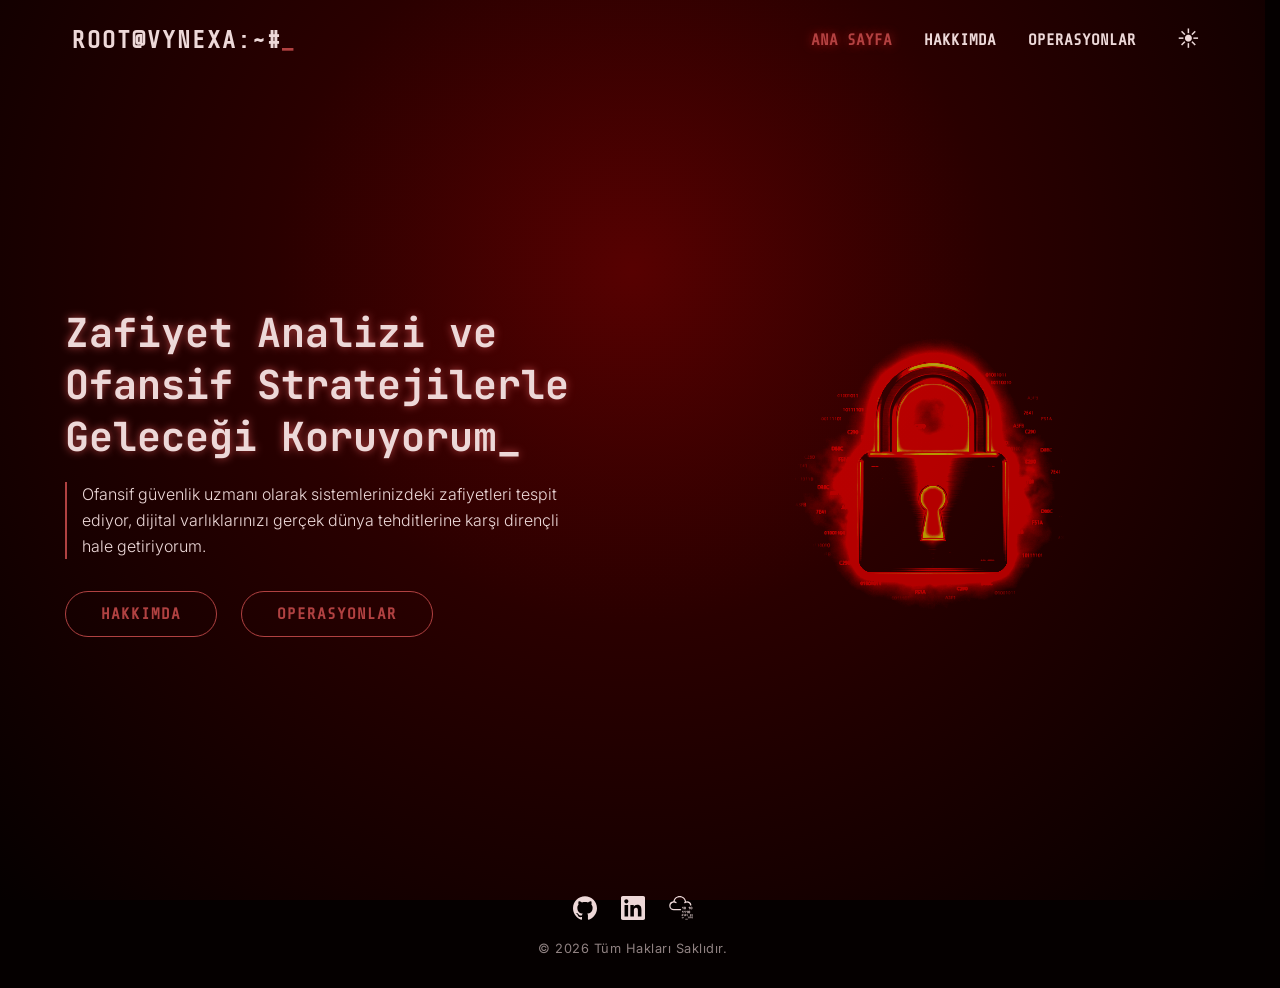
<file: project/index.html>
<!DOCTYPE html>
<html lang="tr">

<head>
    <meta charset="UTF-8">
    <meta name="viewport" content="width=device-width, initial-scale=1.0">
    <title>Ana Sayfa</title>
    <link rel="stylesheet" href="css/style.css">
</head>

<body>
    <header>
        <nav>
            <a href="index.html" class="logo">root@vynexa:~#<span>_</span></a>
            <button class="hamburger">
                <span></span>
                <span></span>
                <span></span>
            </button>
            <ul class="nav-links">
                <li><a href="index.html" class="active">ana sayfa</a></li>
                <li><a href="about.html">hakkımda</a></li>
                <li><a href="projects.html">operasyonlar</a></li>
                <li><button class="theme-toggle" id="themeToggle">☀</button></li>
            </ul>
        </nav>
    </header>

    <main>
        <section class="hero">
            <div class="hero-content">
                <h1>Zafiyet Analizi ve Ofansif Stratejilerle Geleceği Koruyorum_</h1>
                <p>Ofansif güvenlik uzmanı olarak sistemlerinizdeki zafiyetleri tespit
                    ediyor, dijital varlıklarınızı gerçek dünya
                    tehditlerine karşı dirençli <br>
                    hale getiriyorum.</p>
                <div class="hero-buttons">
                    <a href="about.html" class="btn btn-outline">hakkımda</a>
                    <a href="projects.html" class="btn">operasyonlar</a>
                </div>
            </div>
            <div class="hero-image">
                <img src="images/hero.png" alt="Red Team Görseli">
            </div>
        </section>
    </main>

    <footer>
        <div class="social-links">
            <a href="https://github.com/vyn3xa" target="_blank" rel="noopener noreferrer" title="GitHub"><svg role="img"
                    viewBox="0 0 24 24" xmlns="http://www.w3.org/2000/svg" width="24" height="24" fill="currentColor">
                    <path
                        d="M12 .297c-6.63 0-12 5.373-12 12 0 5.303 3.438 9.8 8.205 11.385.6.113.82-.258.82-.577 0-.285-.01-1.04-.015-2.04-3.338.724-4.042-1.61-4.042-1.61C4.422 18.07 3.633 17.7 3.633 17.7c-1.087-.744.084-.729.084-.729 1.205.084 1.838 1.236 1.838 1.236 1.07 1.835 2.809 1.305 3.495.998.108-.776.417-1.305.76-1.605-2.665-.3-5.466-1.332-5.466-5.93 0-1.31.465-2.38 1.235-3.22-.135-.303-.54-1.523.105-3.176 0 0 1.005-.322 3.3 1.23.96-.267 1.98-.399 3-.405 1.02.006 2.04.138 3 .405 2.28-1.552 3.285-1.23 3.285-1.23.645 1.653.24 2.873.12 3.176.765.84 1.23 1.91 1.23 3.22 0 4.61-2.805 5.625-5.475 5.92.42.36.81 1.096.81 2.22 0 1.606-.015 2.896-.015 3.286 0 .315.21.69.825.57C20.565 22.092 24 17.592 24 12.297c0-6.627-5.373-12-12-12" />
                </svg></a>
            <a href="https://www.linkedin.com/in/hazalcrbc/" target="_blank" rel="noopener noreferrer"
                title="LinkedIn"><svg role="img" viewBox="0 0 24 24" xmlns="http://www.w3.org/2000/svg" width="24"
                    height="24" fill="currentColor">
                    <path
                        d="M20.447 20.452h-3.554v-5.569c0-1.328-.027-3.037-1.852-3.037-1.853 0-2.136 1.445-2.136 2.939v5.667H9.351V9h3.414v1.561h.046c.477-.9 1.637-1.85 3.37-1.85 3.601 0 4.267 2.37 4.267 5.455v6.286zM5.337 7.433c-1.144 0-2.063-.926-2.063-2.065 0-1.138.92-2.063 2.063-2.063 1.14 0 2.064.925 2.064 2.063 0 1.139-.925 2.065-2.064 2.065zm1.782 13.019H3.555V9h3.564v11.452zM22.225 0H1.771C.792 0 0 .774 0 1.729v20.542C0 23.227.792 24 1.771 24h20.451C23.2 24 24 23.227 24 22.271V1.729C24 .774 23.2 0 22.222 0h.003z" />
                </svg></a>
            <a href="https://tryhackme.com/p/vynexa" target="_blank" rel="noopener noreferrer" title="TryHackMe"><svg
                    role="img" viewBox="0 0 24 24" xmlns="http://www.w3.org/2000/svg" width="24" height="24"
                    fill="currentColor">
                    <path
                        d="M10.705 0C7.54 0 4.902 2.285 4.349 5.291a4.525 4.525 0 0 0-4.107 4.5 4.525 4.525 0 0 0 4.52 4.52h6.761a.625.625 0 1 0 0-1.25H4.761a3.273 3.273 0 0 1-3.27-3.27A3.273 3.273 0 0 1 6.59 7.08a.625.625 0 0 0 .7-1.035 4.488 4.488 0 0 0-1.68-.69 5.223 5.223 0 0 1 5.096-4.104 5.221 5.221 0 0 1 5.174 4.57 4.489 4.489 0 0 0-.488.305.625.625 0 1 0 .731 1.013 3.245 3.245 0 0 1 1.912-.616 3.278 3.278 0 0 1 3.203 2.61.625.625 0 0 0 1.225-.251 4.533 4.533 0 0 0-4.428-3.61 4.54 4.54 0 0 0-.958.105C16.556 2.328 13.9 0 10.705 0zm5.192 10.64a.925.925 0 0 0-.462.108.913.913 0 0 0-.313.29 1.27 1.27 0 0 0-.175.427 2.39 2.39 0 0 0-.054.514c0 .181.018.353.054.517.036.164.095.307.175.43a.899.899 0 0 0 .313.297c.127.073.281.11.462.11.18 0 .334-.037.46-.11a.897.897 0 0 0 .309-.296c.08-.124.137-.267.173-.431.036-.164.054-.336.054-.517 0-.18-.018-.352-.054-.514a1.271 1.271 0 0 0-.173-.426.901.901 0 0 0-.309-.291.917.917 0 0 0-.46-.108zm6.486 0a.925.925 0 0 0-.462.108.913.913 0 0 0-.313.29 1.27 1.27 0 0 0-.175.427 2.39 2.39 0 0 0-.053.514c0 .181.017.353.053.517.036.164.095.307.175.43a.899.899 0 0 0 .313.297c.127.073.281.11.462.11.18 0 .334-.037.46-.11a.897.897 0 0 0 .31-.296c.078-.124.136-.267.172-.431.036-.164.054-.336.054-.517 0-.18-.018-.352-.054-.514a1.271 1.271 0 0 0-.173-.426.901.901 0 0 0-.308-.291.916.916 0 0 0-.461-.108zm-8.537.068l-.84.618.313.43.476-.368v1.877h.603v-2.557zm6.486 0l-.841.618.314.43.477-.368v1.877h.603v-2.557zm-4.435.445c.08 0 .143.028.193.084.05.057.087.127.114.21.026.083.044.173.054.269a2.541 2.541 0 0 1 0 .533c-.01.097-.028.187-.054.27a.584.584 0 0 1-.114.21.243.243 0 0 1-.193.085.248.248 0 0 1-.195-.086.584.584 0 0 1-.118-.209 1.245 1.245 0 0 1-.056-.27 2.645 2.645 0 0 1 0-.533c.01-.096.029-.186.056-.27a.583.583 0 0 1 .118-.209.25.25 0 0 1 .195-.084zm6.486 0c.08 0 .144.028.193.084.05.057.087.127.114.21.027.083.044.173.054.269a2.541 2.541 0 0 1 0 .533c-.01.097-.027.187-.054.27a.584.584 0 0 1-.114.21.243.243 0 0 1-.193.085.249.249 0 0 1-.195-.086.581.581 0 0 1-.117-.209 1.245 1.245 0 0 1-.056-.27 2.642 2.642 0 0 1 0-.533c.01-.096.028-.186.056-.27a.58.58 0 0 1 .117-.209.25.25 0 0 1 .195-.084zm-2.191 3.51a.93.93 0 0 0-.463.109.908.908 0 0 0-.312.291c-.08.122-.139.263-.175.426a2.383 2.383 0 0 0-.054.514c0 .18.018.353.054.516.036.164.094.308.175.432a.91.91 0 0 0 .312.296.92.92 0 0 0 .463.11c.18 0 .333-.037.46-.11a.892.892 0 0 0 .308-.296 1.32 1.32 0 0 0 .174-.432c.036-.163.054-.335.054-.516 0-.18-.018-.352-.054-.514a1.274 1.274 0 0 0-.174-.426.89.89 0 0 0-.309-.291.918.918 0 0 0-.46-.108zm-6.402.07l-.841.617.314.43.476-.369v1.878h.604v-2.557zm2.125 0l-.841.617.314.43.477-.369v1.878h.603v-2.557zm2.116 0l-.84.617.313.43.477-.369v1.878h.603v-2.557zm2.16.443c.08 0 .144.028.194.085a.605.605 0 0 1 .114.21c.026.083.044.172.053.269a2.639 2.639 0 0 1 0 .532 1.28 1.28 0 0 1-.053.27.585.585 0 0 1-.114.21.244.244 0 0 1-.193.085.25.25 0 0 1-.196-.085.589.589 0 0 1-.117-.21 1.245 1.245 0 0 1-.056-.27 2.597 2.597 0 0 1 0-.532c.01-.097.028-.186.056-.27a.589.589 0 0 1 .117-.209.249.249 0 0 1 .196-.085zm-6.729 3.073a.676.676 0 0 0-.335.078.661.661 0 0 0-.227.211.91.91 0 0 0-.127.31c-.027.118-.04.242-.04.373s.013.256.04.375a.93.93 0 0 0 .127.313.65.65 0 0 0 .227.215c.092.053.204.08.335.08a.655.655 0 0 0 .334-.08.65.65 0 0 0 .225-.215c.057-.09.1-.194.125-.313a1.75 1.75 0 0 0 .04-.375c0-.13-.014-.255-.04-.373a.931.931 0 0 0-.125-.31.658.658 0 0 0-.225-.21.667.667 0 0 0-.334-.08zm3.086 0a.675.675 0 0 0-.336.078.661.661 0 0 0-.226.211.907.907 0 0 0-.127.31 1.69 1.69 0 0 0-.04.373c0 .131.013.256.04.375a.928.928 0 0 0 .127.313c.058.09.134.162.226.215.093.053.205.08.336.08a.655.655 0 0 0 .334-.08.65.65 0 0 0 .224-.215c.058-.09.1-.194.126-.313a1.752 1.752 0 0 0 0-.748.94.94 0 0 0-.126-.31.657.657 0 0 0-.224-.21.667.667 0 0 0-.334-.08zm5.108 0a.675.675 0 0 0-.336.078.661.661 0 0 0-.226.211.91.91 0 0 0-.127.31c-.027.118-.04.242-.04.373s.013.256.04.375a.931.931 0 0 0 .127.313c.058.09.134.162.226.215.093.053.205.08.336.08.13 0 .243-.027.334-.08a.65.65 0 0 0 .224-.215c.058-.09.1-.194.126-.313a1.75 1.75 0 0 0 .04-.375c0-.13-.014-.255-.04-.373a.943.943 0 0 0-.126-.31.657.657 0 0 0-.224-.21.668.668 0 0 0-.334-.08zm-6.658.05l-.61.448.227.311.346-.266v1.362h.438v-1.856zm3.068 0l-.61.448.227.311.346-.266v1.362h.438v-1.856zm5.108 0l-.611.448.228.311.346-.266v1.362h.438v-1.856zm-9.712.322c.058 0 .105.02.14.062a.421.421 0 0 1 .083.151.96.96 0 0 1 .04.196 1.932 1.932 0 0 1 0 .386.954.954 0 0 1-.04.197.421.421 0 0 1-.083.152.176.176 0 0 1-.14.061.18.18 0 0 1-.141-.06.427.427 0 0 1-.085-.153.887.887 0 0 1-.041-.197 1.96 1.96 0 0 1 0-.386.893.893 0 0 1 .04-.196.42.42 0 0 1 .086-.151.181.181 0 0 1 .141-.062zm3.086 0c.058 0 .104.02.14.062a.421.421 0 0 1 .082.151.94.94 0 0 1 .04.196 1.906 1.906 0 0 1 0 .386.93.93 0 0 1-.04.197.421.421 0 0 1-.082.152.176.176 0 0 1-.14.061.18.18 0 0 1-.141-.06.42.42 0 0 1-.086-.153.846.846 0 0 1-.04-.197 1.965 1.965 0 0 1-.011-.195c0-.057.004-.121.01-.191a.849.849 0 0 1 .041-.196.42.42 0 0 1 .086-.151.182.182 0 0 1 .141-.062zm5.108 0c.058 0 .104.02.14.062a.421.421 0 0 1 .082.151.92.92 0 0 1 .04.196 1.963 1.963 0 0 1 0 .386.943.943 0 0 1-.04.197.421.421 0 0 1-.082.152.177.177 0 0 1-.14.061.18.18 0 0 1-.142-.06.437.437 0 0 1-.085-.153.95.95 0 0 1-.04-.197 1.965 1.965 0 0 1-.011-.195c0-.057.004-.121.01-.191a.959.959 0 0 1 .04-.196.47.47 0 0 1 .086-.151.181.181 0 0 1 .142-.062zm-1.684 1.814a.675.675 0 0 0-.336.079.66.66 0 0 0-.227.21.91.91 0 0 0-.127.31 1.731 1.731 0 0 0 0 .748.939.939 0 0 0 .127.314c.059.09.134.162.227.215.093.053.205.08.336.08a.66.66 0 0 0 .334-.08.648.648 0 0 0 .224-.215c.058-.09.1-.195.126-.314a1.737 1.737 0 0 0-.001-.747.928.928 0 0 0-.125-.31.65.65 0 0 0-.224-.211.668.668 0 0 0-.334-.079zm3.063 0a.676.676 0 0 0-.336.079.664.664 0 0 0-.227.21.906.906 0 0 0-.127.31 1.74 1.74 0 0 0 0 .748.936.936 0 0 0 .127.314.66.66 0 0 0 .227.215c.092.053.204.08.336.08a.654.654 0 0 0 .334-.08.648.648 0 0 0 .223-.215c.058-.09.1-.195.126-.314a1.74 1.74 0 0 0 0-.747.928.928 0 0 0-.126-.31.65.65 0 0 0-.223-.211.666.666 0 0 0-.334-.079zm-1.545.05l-.611.448.228.312.346-.267v1.363h.438v-1.856zm-1.518.323c.057 0 .104.02.14.061a.42.42 0 0 1 .082.152.91.91 0 0 1 .04.195 1.966 1.966 0 0 1 0 .387.951.951 0 0 1-.04.197.421.421 0 0 1-.082.152.177.177 0 0 1-.14.06.18.18 0 0 1-.142-.06.428.428 0 0 1-.085-.152.914.914 0 0 1-.04-.197 1.96 1.96 0 0 1-.011-.195c0-.058.003-.122.01-.192a.923.923 0 0 1 .041-.195c.02-.06.048-.11.085-.152a.181.181 0 0 1 .142-.061zm3.063 0c.057 0 .104.02.14.061a.42.42 0 0 1 .082.152.94.94 0 0 1 .04.195 1.91 1.91 0 0 1 0 .387.93.93 0 0 1-.04.197.422.422 0 0 1-.083.152.175.175 0 0 1-.14.06.18.18 0 0 1-.141-.06.423.423 0 0 1-.085-.152.907.907 0 0 1-.04-.197 1.95 1.95 0 0 1 0-.387.915.915 0 0 1 .04-.195c.02-.06.048-.11.085-.152a.182.182 0 0 1 .142-.061zm-9.713.185a.465.465 0 0 0-.232.055.456.456 0 0 0-.157.146.627.627 0 0 0-.089.215 1.168 1.168 0 0 0-.027.259c0 .09.009.177.027.26a.648.648 0 0 0 .089.216c.04.063.093.112.157.149a.459.459 0 0 0 .232.056c.09 0 .168-.02.231-.056a.45.45 0 0 0 .156-.149.67.67 0 0 0 .087-.217 1.218 1.218 0 0 0 0-.518.647.647 0 0 0-.087-.215.448.448 0 0 0-.156-.146.458.458 0 0 0-.23-.055zm1.052.035l-.423.31.158.217.24-.185v.944h.303v-1.286zm-1.052.224c.04 0 .073.014.097.042a.284.284 0 0 1 .057.105.69.69 0 0 1 .028.136c.004.049.007.092.007.133 0 .04-.003.086-.007.135a.684.684 0 0 1-.028.136.285.285 0 0 1-.057.105.123.123 0 0 1-.097.043.125.125 0 0 1-.098-.043.298.298 0 0 1-.059-.105.612.612 0 0 1-.028-.136 1.39 1.39 0 0 1 0-.268.62.62 0 0 1 .028-.136.297.297 0 0 1 .06-.105.125.125 0 0 1 .097-.042zm3.775 1.394a.463.463 0 0 0-.232.054.452.452 0 0 0-.157.146.621.621 0 0 0-.088.214 1.19 1.19 0 0 0 0 .519.641.641 0 0 0 .088.217.46.46 0 0 0 .157.15.458.458 0 0 0 .232.054.454.454 0 0 0 .232-.055.45.45 0 0 0 .155-.149.664.664 0 0 0 .087-.217 1.189 1.189 0 0 0 0-.519.642.642 0 0 0-.087-.214.446.446 0 0 0-.155-.146.459.459 0 0 0-.232-.054zm1.052.034l-.423.31.158.216.24-.185v.945h.303V22.68zm-1.052.223c.04 0 .073.014.098.043a.3.3 0 0 1 .057.105.643.643 0 0 1 .027.135 1.31 1.31 0 0 1 0 .268.654.654 0 0 1-.027.137.307.307 0 0 1-.057.105.124.124 0 0 1-.098.042.125.125 0 0 1-.098-.042.293.293 0 0 1-.059-.105.618.618 0 0 1-.028-.137 1.364 1.364 0 0 1 0-.268.612.612 0 0 1 .028-.135.287.287 0 0 1 .06-.105.123.123 0 0 1 .097-.043z" />
                </svg></a>
        </div>
        <h5>&copy; 2026 Tüm Hakları Saklıdır.</h5>
    </footer>

    <script src="js/script.js"></script>
</body>

</html>
</file>
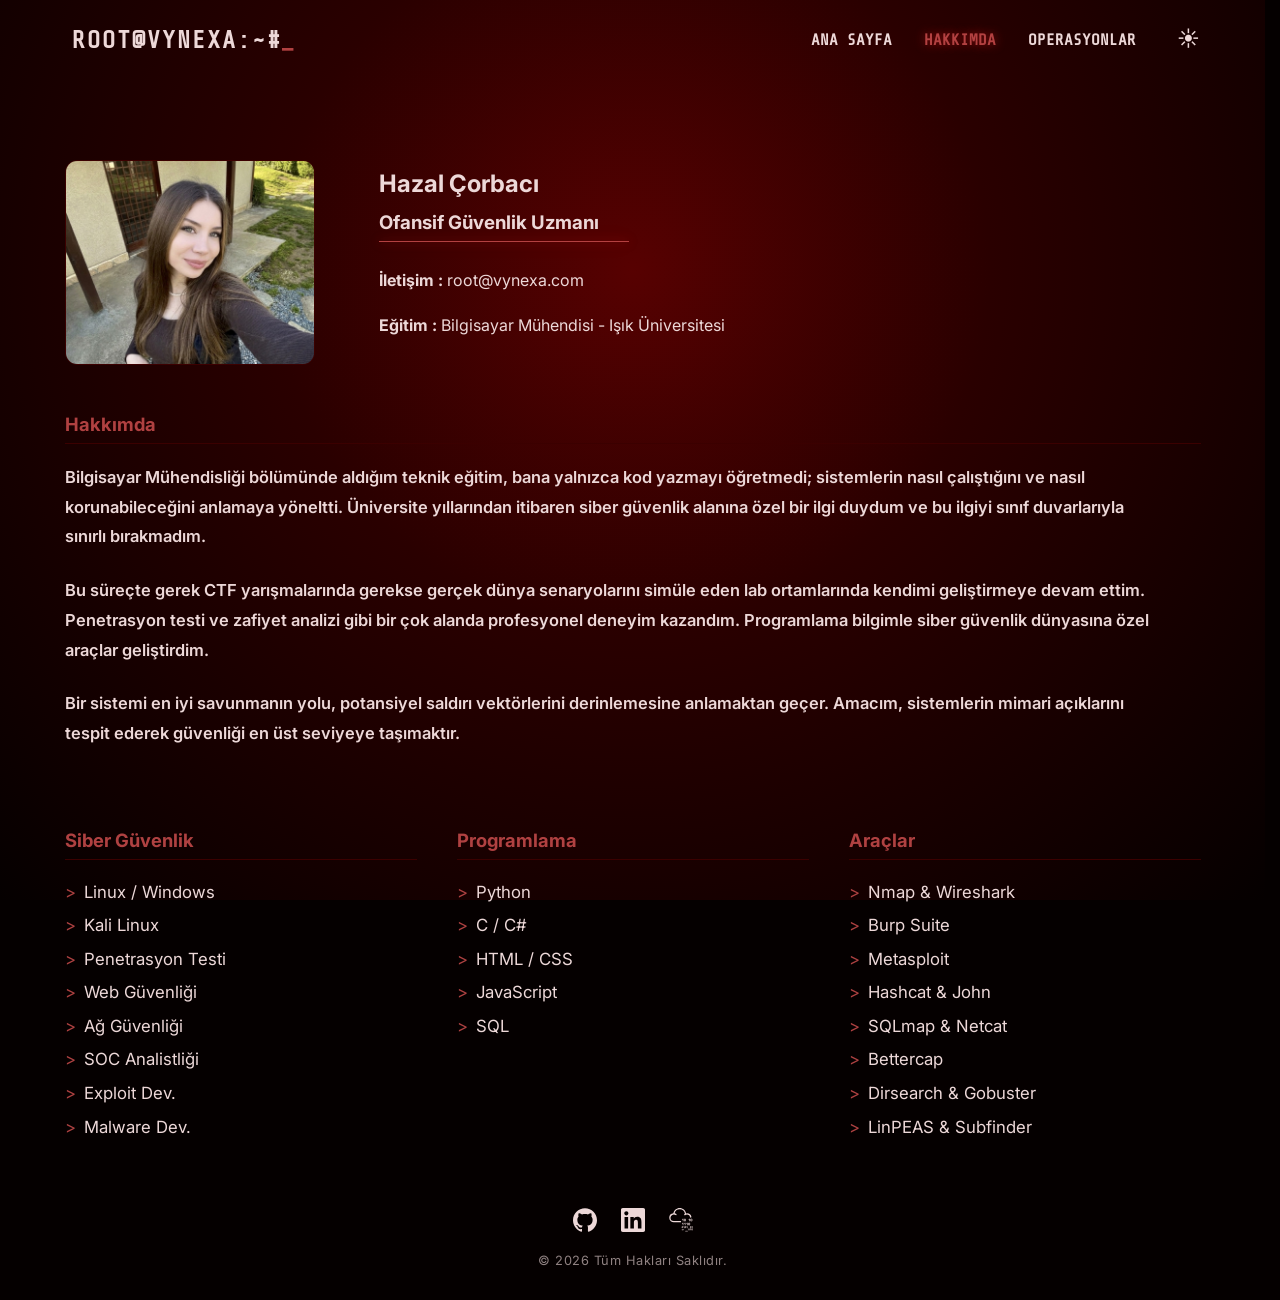
<file: project/about.html>
<!DOCTYPE html>
<html lang="tr">

<head>
    <meta charset="UTF-8">
    <meta name="viewport" content="width=device-width, initial-scale=1.0">
    <title>Hakkımda</title>
    <link rel="stylesheet" href="css/style.css">
</head>

<body>
    <header>
        <nav>
            <a href="index.html" class="logo">root@vynexa:~#<span>_</span></a>
            <button class="hamburger">
                <span></span>
                <span></span>
                <span></span>
            </button>
            <ul class="nav-links">
                <li><a href="index.html">ana sayfa</a></li>
                <li><a href="about.html" class="active">hakkımda</a></li>
                <li><a href="projects.html">operasyonlar</a></li>
                <li><button class="theme-toggle" id="themeToggle">☀</button></li>
            </ul>
        </nav>
    </header>

    <main id="about-main">

        <div class="about-top">
            <div class="about-img scroll-reveal" data-delay="0">
                <img src="images/profile.jpg" alt="Hazal Çorbacı Fotoğrafı">
            </div>

            <div class="about-text">
                <h2 class="scroll-reveal" data-delay="100" style="margin-bottom: 0.8rem;">Hazal Çorbacı</h2>
                <h3 class="profile-subtitle scroll-reveal" data-delay="150" style="margin-bottom: 1.5rem;">Ofansif
                    Güvenlik Uzmanı</h3>
                <p class="scroll-reveal" data-delay="200" style="margin-bottom: 1rem; line-height: 1.8;">
                    <strong>İletişim :</strong> root@vynexa.com
                </p>
                <p class="scroll-reveal" data-delay="250" style="margin-bottom: 1rem; line-height: 1.8;"><strong>Eğitim
                        :</strong> Bilgisayar Mühendisi - Işık Üniversitesi</p>
            </div>
        </div>

        <div class="about-bio">
            <h3 class="scroll-reveal" data-delay="0"
                style="color: var(--accent-color); margin-bottom: 1.2rem; border-bottom: 1px solid var(--border-color); padding-bottom: 0.5rem; font-size: 1.15rem;">
                Hakkımda</h3>
            <p class="scroll-reveal bio-text" data-delay="80">
                Bilgisayar Mühendisliği bölümünde aldığım teknik eğitim, bana yalnızca kod yazmayı
                öğretmedi; sistemlerin nasıl çalıştığını ve nasıl korunabileceğini anlamaya yöneltti. Üniversite
                yıllarından
                itibaren siber güvenlik alanına özel bir ilgi duydum ve bu ilgiyi sınıf duvarlarıyla <br>
                sınırlı bırakmadım.
            </p>
            <p class="scroll-reveal bio-text" data-delay="160">
                Bu süreçte gerek CTF yarışmalarında gerekse gerçek dünya senaryolarını simüle eden lab ortamlarında
                kendimi geliştirmeye devam
                ettim. Penetrasyon testi ve zafiyet analizi gibi bir çok alanda profesyonel deneyim kazandım.
                Programlama bilgimle siber güvenlik dünyasına özel araçlar geliştirdim.
            </p>
            <p class="scroll-reveal bio-text" data-delay="240">
                Bir sistemi en iyi savunmanın yolu, potansiyel saldırı vektörlerini derinlemesine anlamaktan geçer.
                Amacım, sistemlerin mimari açıklarını <br>
                tespit ederek güvenliği en üst seviyeye taşımaktır.
            </p>
        </div>

        <div class="skills">
            <div class="skill-category">
                <h3 class="scroll-reveal" data-delay="0"
                    style="margin-bottom: 1rem; color: var(--accent-color); border-bottom: 1px solid var(--border-color); padding-bottom: 0.5rem; font-size: 1.15rem;">
                    Siber Güvenlik</h3>
                <ul class="scroll-reveal" data-delay="80"
                    style="list-style: none; padding: 0; line-height: 2; color: var(--text-color); font-size: 1.05rem;">
                    <li><span style="color: var(--accent-color); margin-right: 8px;">></span>Linux / Windows</li>
                    <li><span style="color: var(--accent-color); margin-right: 8px;">></span>Kali Linux</li>
                    <li><span style="color: var(--accent-color); margin-right: 8px;">></span>Penetrasyon Testi</li>
                    <li><span style="color: var(--accent-color); margin-right: 8px;">></span>Web Güvenliği</li>
                    <li><span style="color: var(--accent-color); margin-right: 8px;">></span>Ağ Güvenliği</li>
                    <li><span style="color: var(--accent-color); margin-right: 8px;">></span>SOC Analistliği</li>
                    <li><span style="color: var(--accent-color); margin-right: 8px;">></span>Exploit Dev.</li>
                    <li><span style="color: var(--accent-color); margin-right: 8px;">></span>Malware Dev.</li>
                </ul>
            </div>

            <div class="skill-category">
                <h3 class="scroll-reveal" data-delay="100"
                    style="margin-bottom: 1rem; color: var(--accent-color); border-bottom: 1px solid var(--border-color); padding-bottom: 0.5rem; font-size: 1.15rem;">
                    Programlama</h3>
                <ul class="scroll-reveal" data-delay="180"
                    style="list-style: none; padding: 0; line-height: 2; color: var(--text-color); font-size: 1.05rem;">
                    <li><span style="color: var(--accent-color); margin-right: 8px;">></span>Python</li>
                    <li><span style="color: var(--accent-color); margin-right: 8px;">></span>C / C#</li>
                    <li><span style="color: var(--accent-color); margin-right: 8px;">></span>HTML / CSS</li>
                    <li><span style="color: var(--accent-color); margin-right: 8px;">></span>JavaScript</li>
                    <li><span style="color: var(--accent-color); margin-right: 8px;">></span>SQL</li>
                </ul>
            </div>

            <div class="skill-category">
                <h3 class="scroll-reveal" data-delay="200"
                    style="margin-bottom: 1rem; color: var(--accent-color); border-bottom: 1px solid var(--border-color); padding-bottom: 0.5rem; font-size: 1.15rem;">
                    Araçlar</h3>
                <ul class="scroll-reveal" data-delay="280"
                    style="list-style: none; padding: 0; line-height: 2; color: var(--text-color); font-size: 1.05rem;">
                    <li><span style="color: var(--accent-color); margin-right: 8px;">></span>Nmap &amp; Wireshark</li>
                    <li><span style="color: var(--accent-color); margin-right: 8px;">></span>Burp Suite</li>
                    <li><span style="color: var(--accent-color); margin-right: 8px;">></span>Metasploit</li>
                    <li><span style="color: var(--accent-color); margin-right: 8px;">></span>Hashcat &amp; John</li>
                    <li><span style="color: var(--accent-color); margin-right: 8px;">></span>SQLmap &amp; Netcat</li>
                    <li><span style="color: var(--accent-color); margin-right: 8px;">></span>Bettercap</li>
                    <li><span style="color: var(--accent-color); margin-right: 8px;">></span>Dirsearch &amp; Gobuster
                    </li>
                    <li><span style="color: var(--accent-color); margin-right: 8px;">></span>LinPEAS &amp; Subfinder
                    </li>
                </ul>
            </div>
        </div>
    </main>

    <footer>
        <div class="social-links">
            <a href="https://github.com/vyn3xa" target="_blank" rel="noopener noreferrer" title="GitHub"><svg role="img"
                    viewBox="0 0 24 24" xmlns="http://www.w3.org/2000/svg" width="24" height="24" fill="currentColor">
                    <path
                        d="M12 .297c-6.63 0-12 5.373-12 12 0 5.303 3.438 9.8 8.205 11.385.6.113.82-.258.82-.577 0-.285-.01-1.04-.015-2.04-3.338.724-4.042-1.61-4.042-1.61C4.422 18.07 3.633 17.7 3.633 17.7c-1.087-.744.084-.729.084-.729 1.205.084 1.838 1.236 1.838 1.236 1.07 1.835 2.809 1.305 3.495.998.108-.776.417-1.305.76-1.605-2.665-.3-5.466-1.332-5.466-5.93 0-1.31.465-2.38 1.235-3.22-.135-.303-.54-1.523.105-3.176 0 0 1.005-.322 3.3 1.23.96-.267 1.98-.399 3-.405 1.02.006 2.04.138 3 .405 2.28-1.552 3.285-1.23 3.285-1.23.645 1.653.24 2.873.12 3.176.765.84 1.23 1.91 1.23 3.22 0 4.61-2.805 5.625-5.475 5.92.42.36.81 1.096.81 2.22 0 1.606-.015 2.896-.015 3.286 0 .315.21.69.825.57C20.565 22.092 24 17.592 24 12.297c0-6.627-5.373-12-12-12" />
                </svg></a>
            <a href="https://www.linkedin.com/in/hazalcrbc/" target="_blank" rel="noopener noreferrer"
                title="LinkedIn"><svg role="img" viewBox="0 0 24 24" xmlns="http://www.w3.org/2000/svg" width="24"
                    height="24" fill="currentColor">
                    <path
                        d="M20.447 20.452h-3.554v-5.569c0-1.328-.027-3.037-1.852-3.037-1.853 0-2.136 1.445-2.136 2.939v5.667H9.351V9h3.414v1.561h.046c.477-.9 1.637-1.85 3.37-1.85 3.601 0 4.267 2.37 4.267 5.455v6.286zM5.337 7.433c-1.144 0-2.063-.926-2.063-2.065 0-1.138.92-2.063 2.063-2.063 1.14 0 2.064.925 2.064 2.063 0 1.139-.925 2.065-2.064 2.065zm1.782 13.019H3.555V9h3.564v11.452zM22.225 0H1.771C.792 0 0 .774 0 1.729v20.542C0 23.227.792 24 1.771 24h20.451C23.2 24 24 23.227 24 22.271V1.729C24 .774 23.2 0 22.222 0h.003z" />
                </svg></a>
            <a href="https://tryhackme.com/p/vynexa" target="_blank" rel="noopener noreferrer" title="TryHackMe"><svg
                    role="img" viewBox="0 0 24 24" xmlns="http://www.w3.org/2000/svg" width="24" height="24"
                    fill="currentColor">
                    <path
                        d="M10.705 0C7.54 0 4.902 2.285 4.349 5.291a4.525 4.525 0 0 0-4.107 4.5 4.525 4.525 0 0 0 4.52 4.52h6.761a.625.625 0 1 0 0-1.25H4.761a3.273 3.273 0 0 1-3.27-3.27A3.273 3.273 0 0 1 6.59 7.08a.625.625 0 0 0 .7-1.035 4.488 4.488 0 0 0-1.68-.69 5.223 5.223 0 0 1 5.096-4.104 5.221 5.221 0 0 1 5.174 4.57 4.489 4.489 0 0 0-.488.305.625.625 0 1 0 .731 1.013 3.245 3.245 0 0 1 1.912-.616 3.278 3.278 0 0 1 3.203 2.61.625.625 0 0 0 1.225-.251 4.533 4.533 0 0 0-4.428-3.61 4.54 4.54 0 0 0-.958.105C16.556 2.328 13.9 0 10.705 0zm5.192 10.64a.925.925 0 0 0-.462.108.913.913 0 0 0-.313.29 1.27 1.27 0 0 0-.175.427 2.39 2.39 0 0 0-.054.514c0 .181.018.353.054.517.036.164.095.307.175.43a.899.899 0 0 0 .313.297c.127.073.281.11.462.11.18 0 .334-.037.46-.11a.897.897 0 0 0 .309-.296c.08-.124.137-.267.173-.431.036-.164.054-.336.054-.517 0-.18-.018-.352-.054-.514a1.271 1.271 0 0 0-.173-.426.901.901 0 0 0-.309-.291.917.917 0 0 0-.46-.108zm6.486 0a.925.925 0 0 0-.462.108.913.913 0 0 0-.313.29 1.27 1.27 0 0 0-.175.427 2.39 2.39 0 0 0-.053.514c0 .181.017.353.053.517.036.164.095.307.175.43a.899.899 0 0 0 .313.297c.127.073.281.11.462.11.18 0 .334-.037.46-.11a.897.897 0 0 0 .31-.296c.078-.124.136-.267.172-.431.036-.164.054-.336.054-.517 0-.18-.018-.352-.054-.514a1.271 1.271 0 0 0-.173-.426.901.901 0 0 0-.308-.291.916.916 0 0 0-.461-.108zm-8.537.068l-.84.618.313.43.476-.368v1.877h.603v-2.557zm6.486 0l-.841.618.314.43.477-.368v1.877h.603v-2.557zm-4.435.445c.08 0 .143.028.193.084.05.057.087.127.114.21.026.083.044.173.054.269a2.541 2.541 0 0 1 0 .533c-.01.097-.028.187-.054.27a.584.584 0 0 1-.114.21.243.243 0 0 1-.193.085.248.248 0 0 1-.195-.086.584.584 0 0 1-.118-.209 1.245 1.245 0 0 1-.056-.27 2.645 2.645 0 0 1 0-.533c.01-.096.029-.186.056-.27a.583.583 0 0 1 .118-.209.25.25 0 0 1 .195-.084zm6.486 0c.08 0 .144.028.193.084.05.057.087.127.114.21.027.083.044.173.054.269a2.541 2.541 0 0 1 0 .533c-.01.097-.027.187-.054.27a.584.584 0 0 1-.114.21.243.243 0 0 1-.193.085.249.249 0 0 1-.195-.086.581.581 0 0 1-.117-.209 1.245 1.245 0 0 1-.056-.27 2.642 2.642 0 0 1 0-.533c.01-.096.028-.186.056-.27a.58.58 0 0 1 .117-.209.25.25 0 0 1 .195-.084zm-2.191 3.51a.93.93 0 0 0-.463.109.908.908 0 0 0-.312.291c-.08.122-.139.263-.175.426a2.383 2.383 0 0 0-.054.514c0 .18.018.353.054.516.036.164.094.308.175.432a.91.91 0 0 0 .312.296.92.92 0 0 0 .463.11c.18 0 .333-.037.46-.11a.892.892 0 0 0 .308-.296 1.32 1.32 0 0 0 .174-.432c.036-.163.054-.335.054-.516 0-.18-.018-.352-.054-.514a1.274 1.274 0 0 0-.174-.426.89.89 0 0 0-.309-.291.918.918 0 0 0-.46-.108zm-6.402.07l-.841.617.314.43.476-.369v1.878h.604v-2.557zm2.125 0l-.841.617.314.43.477-.369v1.878h.603v-2.557zm2.116 0l-.84.617.313.43.477-.369v1.878h.603v-2.557zm2.16.443c.08 0 .144.028.194.085a.605.605 0 0 1 .114.21c.026.083.044.172.053.269a2.639 2.639 0 0 1 0 .532 1.28 1.28 0 0 1-.053.27.585.585 0 0 1-.114.21.244.244 0 0 1-.193.085.25.25 0 0 1-.196-.085.589.589 0 0 1-.117-.21 1.245 1.245 0 0 1-.056-.27 2.597 2.597 0 0 1 0-.532c.01-.097.028-.186.056-.27a.589.589 0 0 1 .117-.209.249.249 0 0 1 .196-.085zm-6.729 3.073a.676.676 0 0 0-.335.078.661.661 0 0 0-.227.211.91.91 0 0 0-.127.31c-.027.118-.04.242-.04.373s.013.256.04.375a.93.93 0 0 0 .127.313.65.65 0 0 0 .227.215c.092.053.204.08.335.08a.655.655 0 0 0 .334-.08.65.65 0 0 0 .225-.215c.057-.09.1-.194.125-.313a1.75 1.75 0 0 0 .04-.375c0-.13-.014-.255-.04-.373a.931.931 0 0 0-.125-.31.658.658 0 0 0-.225-.21.667.667 0 0 0-.334-.08zm3.086 0a.675.675 0 0 0-.336.078.661.661 0 0 0-.226.211.907.907 0 0 0-.127.31 1.69 1.69 0 0 0-.04.373c0 .131.013.256.04.375a.928.928 0 0 0 .127.313c.058.09.134.162.226.215.093.053.205.08.336.08a.655.655 0 0 0 .334-.08.65.65 0 0 0 .224-.215c.058-.09.1-.194.126-.313a1.752 1.752 0 0 0 0-.748.94.94 0 0 0-.126-.31.657.657 0 0 0-.224-.21.667.667 0 0 0-.334-.08zm5.108 0a.675.675 0 0 0-.336.078.661.661 0 0 0-.226.211.91.91 0 0 0-.127.31c-.027.118-.04.242-.04.373s.013.256.04.375a.931.931 0 0 0 .127.313c.058.09.134.162.226.215.093.053.205.08.336.08.13 0 .243-.027.334-.08a.65.65 0 0 0 .224-.215c.058-.09.1-.194.126-.313a1.75 1.75 0 0 0 .04-.375c0-.13-.014-.255-.04-.373a.943.943 0 0 0-.126-.31.657.657 0 0 0-.224-.21.668.668 0 0 0-.334-.08zm-6.658.05l-.61.448.227.311.346-.266v1.362h.438v-1.856zm3.068 0l-.61.448.227.311.346-.266v1.362h.438v-1.856zm5.108 0l-.611.448.228.311.346-.266v1.362h.438v-1.856zm-9.712.322c.058 0 .105.02.14.062a.421.421 0 0 1 .083.151.96.96 0 0 1 .04.196 1.932 1.932 0 0 1 0 .386.954.954 0 0 1-.04.197.421.421 0 0 1-.083.152.176.176 0 0 1-.14.061.18.18 0 0 1-.141-.06.427.427 0 0 1-.085-.153.887.887 0 0 1-.041-.197 1.96 1.96 0 0 1 0-.386.893.893 0 0 1 .04-.196.42.42 0 0 1 .086-.151.181.181 0 0 1 .141-.062zm3.086 0c.058 0 .104.02.14.062a.421.421 0 0 1 .082.151.94.94 0 0 1 .04.196 1.906 1.906 0 0 1 0 .386.93.93 0 0 1-.04.197.421.421 0 0 1-.082.152.176.176 0 0 1-.14.061.18.18 0 0 1-.141-.06.42.42 0 0 1-.086-.153.846.846 0 0 1-.04-.197 1.965 1.965 0 0 1-.011-.195c0-.057.004-.121.01-.191a.849.849 0 0 1 .041-.196.42.42 0 0 1 .086-.151.182.182 0 0 1 .141-.062zm5.108 0c.058 0 .104.02.14.062a.421.421 0 0 1 .082.151.92.92 0 0 1 .04.196 1.963 1.963 0 0 1 0 .386.943.943 0 0 1-.04.197.421.421 0 0 1-.082.152.177.177 0 0 1-.14.061.18.18 0 0 1-.142-.06.437.437 0 0 1-.085-.153.95.95 0 0 1-.04-.197 1.965 1.965 0 0 1-.011-.195c0-.057.004-.121.01-.191a.959.959 0 0 1 .04-.196.47.47 0 0 1 .086-.151.181.181 0 0 1 .142-.062zm-1.684 1.814a.675.675 0 0 0-.336.079.66.66 0 0 0-.227.21.91.91 0 0 0-.127.31 1.731 1.731 0 0 0 0 .748.939.939 0 0 0 .127.314c.059.09.134.162.227.215.093.053.205.08.336.08a.66.66 0 0 0 .334-.08.648.648 0 0 0 .224-.215c.058-.09.1-.195.126-.314a1.737 1.737 0 0 0-.001-.747.928.928 0 0 0-.125-.31.65.65 0 0 0-.224-.211.668.668 0 0 0-.334-.079zm3.063 0a.676.676 0 0 0-.336.079.664.664 0 0 0-.227.21.906.906 0 0 0-.127.31 1.74 1.74 0 0 0 0 .748.936.936 0 0 0 .127.314.66.66 0 0 0 .227.215c.092.053.204.08.336.08a.654.654 0 0 0 .334-.08.648.648 0 0 0 .223-.215c.058-.09.1-.195.126-.314a1.74 1.74 0 0 0 0-.747.928.928 0 0 0-.126-.31.65.65 0 0 0-.223-.211.666.666 0 0 0-.334-.079zm-1.545.05l-.611.448.228.312.346-.267v1.363h.438v-1.856zm-1.518.323c.057 0 .104.02.14.061a.42.42 0 0 1 .082.152.91.91 0 0 1 .04.195 1.966 1.966 0 0 1 0 .387.951.951 0 0 1-.04.197.421.421 0 0 1-.082.152.177.177 0 0 1-.14.06.18.18 0 0 1-.142-.06.428.428 0 0 1-.085-.152.914.914 0 0 1-.04-.197 1.96 1.96 0 0 1-.011-.195c0-.058.003-.122.01-.192a.923.923 0 0 1 .041-.195c.02-.06.048-.11.085-.152a.181.181 0 0 1 .142-.061zm3.063 0c.057 0 .104.02.14.061a.42.42 0 0 1 .082.152.94.94 0 0 1 .04.195 1.91 1.91 0 0 1 0 .387.93.93 0 0 1-.04.197.422.422 0 0 1-.083.152.175.175 0 0 1-.14.06.18.18 0 0 1-.141-.06.423.423 0 0 1-.085-.152.907.907 0 0 1-.04-.197 1.95 1.95 0 0 1 0-.387.915.915 0 0 1 .04-.195c.02-.06.048-.11.085-.152a.182.182 0 0 1 .142-.061zm-9.713.185a.465.465 0 0 0-.232.055.456.456 0 0 0-.157.146.627.627 0 0 0-.089.215 1.168 1.168 0 0 0-.027.259c0 .09.009.177.027.26a.648.648 0 0 0 .089.216c.04.063.093.112.157.149a.459.459 0 0 0 .232.056c.09 0 .168-.02.231-.056a.45.45 0 0 0 .156-.149.67.67 0 0 0 .087-.217 1.218 1.218 0 0 0 0-.518.647.647 0 0 0-.087-.215.448.448 0 0 0-.156-.146.458.458 0 0 0-.23-.055zm1.052.035l-.423.31.158.217.24-.185v.944h.303v-1.286zm-1.052.224c.04 0 .073.014.097.042a.284.284 0 0 1 .057.105.69.69 0 0 1 .028.136c.004.049.007.092.007.133 0 .04-.003.086-.007.135a.684.684 0 0 1-.028.136.285.285 0 0 1-.057.105.123.123 0 0 1-.097.043.125.125 0 0 1-.098-.043.298.298 0 0 1-.059-.105.612.612 0 0 1-.028-.136 1.39 1.39 0 0 1 0-.268.62.62 0 0 1 .028-.136.297.297 0 0 1 .06-.105.125.125 0 0 1 .097-.042zm3.775 1.394a.463.463 0 0 0-.232.054.452.452 0 0 0-.157.146.621.621 0 0 0-.088.214 1.19 1.19 0 0 0 0 .519.641.641 0 0 0 .088.217.46.46 0 0 0 .157.15.458.458 0 0 0 .232.054.454.454 0 0 0 .232-.055.45.45 0 0 0 .155-.149.664.664 0 0 0 .087-.217 1.189 1.189 0 0 0 0-.519.642.642 0 0 0-.087-.214.446.446 0 0 0-.155-.146.459.459 0 0 0-.232-.054zm1.052.034l-.423.31.158.216.24-.185v.945h.303V22.68zm-1.052.223c.04 0 .073.014.098.043a.3.3 0 0 1 .057.105.643.643 0 0 1 .027.135 1.31 1.31 0 0 1 0 .268.654.654 0 0 1-.027.137.307.307 0 0 1-.057.105.124.124 0 0 1-.098.042.125.125 0 0 1-.098-.042.293.293 0 0 1-.059-.105.618.618 0 0 1-.028-.137 1.364 1.364 0 0 1 0-.268.612.612 0 0 1 .028-.135.287.287 0 0 1 .06-.105.123.123 0 0 1 .097-.043z" />
                </svg></a>

        </div>
        <h5>&copy; 2026 Tüm Hakları Saklıdır.</h5>
    </footer>

    <script src="js/script.js"></script>
</body>

</html>
</file>
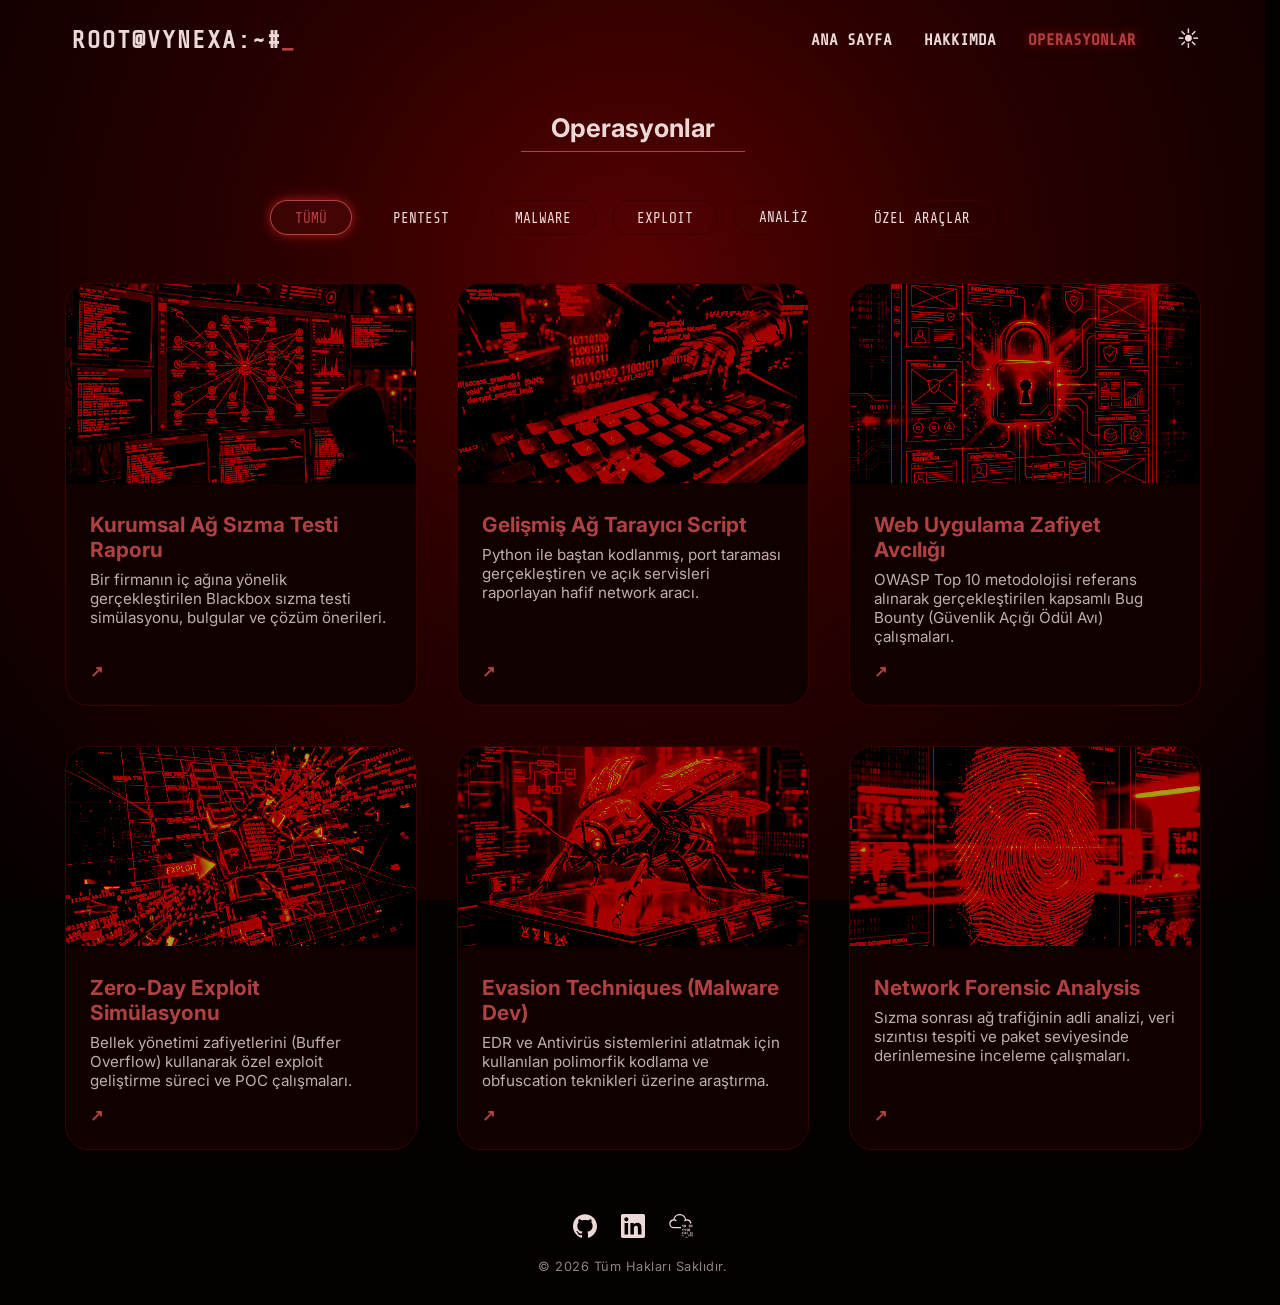
<file: project/projects.html>
<!DOCTYPE html>
<html lang="tr">

<head>
    <meta charset="UTF-8">
    <meta name="viewport" content="width=device-width, initial-scale=1.0">
    <title>Operasyonlar</title>
    <link rel="stylesheet" href="css/style.css">
</head>

<body>
    <header>
        <nav>
            <a href="index.html" class="logo">root@vynexa:~#<span>_</span></a>
            <button class="hamburger">
                <span></span>
                <span></span>
                <span></span>
            </button>
            <ul class="nav-links">
                <li><a href="index.html">ana sayfa</a></li>
                <li><a href="about.html">hakkımda</a></li>
                <li><a href="projects.html" class="active">operasyonlar</a></li>
                <li><button class="theme-toggle" id="themeToggle">☀</button></li>
            </ul>
        </nav>
    </header>

    <main>
        <h3 class="section-title scroll-reveal" data-delay="0">Operasyonlar</h3>

        <div class="filter-container scroll-reveal" data-delay="100">
            <button class="filter-btn active" data-filter="all">Tümü</button>
            <button class="filter-btn" data-filter="pentest">Pentest</button>
            <button class="filter-btn" data-filter="zararli">Malware</button>
            <button class="filter-btn" data-filter="exploit">Exploıt</button>
            <button class="filter-btn" data-filter="soc">Analiz</button>
            <button class="filter-btn" data-filter="script">Özel Araçlar</button>
        </div>

        <div class="projects-grid">
            <div class="project-card scroll-reveal" data-category="pentest" data-delay="200">
                <div class="project-img-wrapper">
                    <img src="images/pentest_thumb.png" alt="Kurumsal Ağ Sızma Testi">
                </div>
                <div class="project-info">
                    <h3>Kurumsal Ağ Sızma Testi Raporu</h3>
                    <p>Bir firmanın iç ağına yönelik gerçekleştirilen Blackbox sızma testi simülasyonu, bulgular ve
                        çözüm önerileri.</p>
                    <a href="#" class="project-link">↗</a>
                </div>
            </div>

            <div class="project-card scroll-reveal" data-category="script" data-delay="300">
                <div class="project-img-wrapper">
                    <img src="images/script_thumb.png" alt="Python Güvenlik Aracı">
                </div>
                <div class="project-info">
                    <h3>Gelişmiş Ağ Tarayıcı Script</h3>
                    <p>Python ile baştan kodlanmış, port taraması gerçekleştiren ve açık servisleri raporlayan hafif
                        network aracı.</p>
                    <a href="#" class="project-link">↗</a>
                </div>
            </div>

            <div class="project-card scroll-reveal" data-category="pentest" data-delay="350">
                <div class="project-img-wrapper">
                    <img src="images/websec_thumb.png" alt="Web Uygulama Güvenliği">
                </div>
                <div class="project-info">
                    <h3>Web Uygulama Zafiyet Avcılığı</h3>
                    <p>OWASP Top 10 metodolojisi referans alınarak gerçekleştirilen kapsamlı Bug Bounty (Güvenlik Açığı
                        Ödül Avı) çalışmaları.</p>
                    <a href="#" class="project-link">↗</a>
                </div>
            </div>

            <div class="project-card scroll-reveal" data-category="exploit" data-delay="400">
                <div class="project-img-wrapper">
                    <img src="images/exploit_thumb.png" alt="Zero-Day Exploit Development">
                </div>
                <div class="project-info">
                    <h3>Zero-Day Exploit Simülasyonu</h3>
                    <p>Bellek yönetimi zafiyetlerini (Buffer Overflow) kullanarak özel exploit geliştirme süreci ve POC
                        çalışmaları.</p>
                    <a href="#" class="project-link">↗</a>
                </div>
            </div>

            <div class="project-card scroll-reveal" data-category="zararli" data-delay="450">
                <div class="project-img-wrapper">
                    <img src="images/malware_thumb.png" alt="Malware Evasion">
                </div>
                <div class="project-info">
                    <h3>Evasion Techniques (Malware Dev)</h3>
                    <p>EDR ve Antivirüs sistemlerini atlatmak için kullanılan polimorfik kodlama ve obfuscation
                        teknikleri üzerine araştırma.</p>
                    <a href="#" class="project-link">↗</a>
                </div>
            </div>

            <div class="project-card scroll-reveal" data-category="soc" data-delay="550">
                <div class="project-img-wrapper">
                    <img src="images/forensics_thumb.png" alt="Network Forensics">
                </div>
                <div class="project-info">
                    <h3>Network Forensic Analysis</h3>
                    <p>Sızma sonrası ağ trafiğinin adli analizi, veri sızıntısı tespiti ve paket seviyesinde
                        derinlemesine inceleme çalışmaları.</p>
                    <a href="#" class="project-link">↗</a>
                </div>
            </div>
        </div>
    </main>

    <footer>
        <div class="social-links">
            <a href="https://github.com/vyn3xa" target="_blank" rel="noopener noreferrer" title="GitHub"><svg role="img"
                    viewBox="0 0 24 24" xmlns="http://www.w3.org/2000/svg" width="24" height="24" fill="currentColor">
                    <path
                        d="M12 .297c-6.63 0-12 5.373-12 12 0 5.303 3.438 9.8 8.205 11.385.6.113.82-.258.82-.577 0-.285-.01-1.04-.015-2.04-3.338.724-4.042-1.61-4.042-1.61C4.422 18.07 3.633 17.7 3.633 17.7c-1.087-.744.084-.729.084-.729 1.205.084 1.838 1.236 1.838 1.236 1.07 1.835 2.809 1.305 3.495.998.108-.776.417-1.305.76-1.605-2.665-.3-5.466-1.332-5.466-5.93 0-1.31.465-2.38 1.235-3.22-.135-.303-.54-1.523.105-3.176 0 0 1.005-.322 3.3 1.23.96-.267 1.98-.399 3-.405 1.02.006 2.04.138 3 .405 2.28-1.552 3.285-1.23 3.285-1.23.645 1.653.24 2.873.12 3.176.765.84 1.23 1.91 1.23 3.22 0 4.61-2.805 5.625-5.475 5.92.42.36.81 1.096.81 2.22 0 1.606-.015 2.896-.015 3.286 0 .315.21.69.825.57C20.565 22.092 24 17.592 24 12.297c0-6.627-5.373-12-12-12" />
                </svg></a>
            <a href="https://www.linkedin.com/in/hazalcrbc/" target="_blank" rel="noopener noreferrer"
                title="LinkedIn"><svg role="img" viewBox="0 0 24 24" xmlns="http://www.w3.org/2000/svg" width="24"
                    height="24" fill="currentColor">
                    <path
                        d="M20.447 20.452h-3.554v-5.569c0-1.328-.027-3.037-1.852-3.037-1.853 0-2.136 1.445-2.136 2.939v5.667H9.351V9h3.414v1.561h.046c.477-.9 1.637-1.85 3.37-1.85 3.601 0 4.267 2.37 4.267 5.455v6.286zM5.337 7.433c-1.144 0-2.063-.926-2.063-2.065 0-1.138.92-2.063 2.063-2.063 1.14 0 2.064.925 2.064 2.063 0 1.139-.925 2.065-2.064 2.065zm1.782 13.019H3.555V9h3.564v11.452zM22.225 0H1.771C.792 0 0 .774 0 1.729v20.542C0 23.227.792 24 1.771 24h20.451C23.2 24 24 23.227 24 22.271V1.729C24 .774 23.2 0 22.222 0h.003z" />
                </svg></a>
            <a href="https://tryhackme.com/p/vynexa" target="_blank" rel="noopener noreferrer" title="TryHackMe"><svg
                    role="img" viewBox="0 0 24 24" xmlns="http://www.w3.org/2000/svg" width="24" height="24"
                    fill="currentColor">
                    <path
                        d="M10.705 0C7.54 0 4.902 2.285 4.349 5.291a4.525 4.525 0 0 0-4.107 4.5 4.525 4.525 0 0 0 4.52 4.52h6.761a.625.625 0 1 0 0-1.25H4.761a3.273 3.273 0 0 1-3.27-3.27A3.273 3.273 0 0 1 6.59 7.08a.625.625 0 0 0 .7-1.035 4.488 4.488 0 0 0-1.68-.69 5.223 5.223 0 0 1 5.096-4.104 5.221 5.221 0 0 1 5.174 4.57 4.489 4.489 0 0 0-.488.305.625.625 0 1 0 .731 1.013 3.245 3.245 0 0 1 1.912-.616 3.278 3.278 0 0 1 3.203 2.61.625.625 0 0 0 1.225-.251 4.533 4.533 0 0 0-4.428-3.61 4.54 4.54 0 0 0-.958.105C16.556 2.328 13.9 0 10.705 0zm5.192 10.64a.925.925 0 0 0-.462.108.913.913 0 0 0-.313.29 1.27 1.27 0 0 0-.175.427 2.39 2.39 0 0 0-.054.514c0 .181.018.353.054.517.036.164.095.307.175.43a.899.899 0 0 0 .313.297c.127.073.281.11.462.11.18 0 .334-.037.46-.11a.897.897 0 0 0 .309-.296c.08-.124.137-.267.173-.431.036-.164.054-.336.054-.517 0-.18-.018-.352-.054-.514a1.271 1.271 0 0 0-.173-.426.901.901 0 0 0-.309-.291.917.917 0 0 0-.46-.108zm6.486 0a.925.925 0 0 0-.462.108.913.913 0 0 0-.313.29 1.27 1.27 0 0 0-.175.427 2.39 2.39 0 0 0-.053.514c0 .181.017.353.053.517.036.164.095.307.175.43a.899.899 0 0 0 .313.297c.127.073.281.11.462.11.18 0 .334-.037.46-.11a.897.897 0 0 0 .31-.296c.078-.124.136-.267.172-.431.036-.164.054-.336.054-.517 0-.18-.018-.352-.054-.514a1.271 1.271 0 0 0-.173-.426.901.901 0 0 0-.308-.291.916.916 0 0 0-.461-.108zm-8.537.068l-.84.618.313.43.476-.368v1.877h.603v-2.557zm6.486 0l-.841.618.314.43.477-.368v1.877h.603v-2.557zm-4.435.445c.08 0 .143.028.193.084.05.057.087.127.114.21.026.083.044.173.054.269a2.541 2.541 0 0 1 0 .533c-.01.097-.028.187-.054.27a.584.584 0 0 1-.114.21.243.243 0 0 1-.193.085.248.248 0 0 1-.195-.086.584.584 0 0 1-.118-.209 1.245 1.245 0 0 1-.056-.27 2.645 2.645 0 0 1 0-.533c.01-.096.029-.186.056-.27a.583.583 0 0 1 .118-.209.25.25 0 0 1 .195-.084zm6.486 0c.08 0 .144.028.193.084.05.057.087.127.114.21.027.083.044.173.054.269a2.541 2.541 0 0 1 0 .533c-.01.097-.027.187-.054.27a.584.584 0 0 1-.114.21.243.243 0 0 1-.193.085.249.249 0 0 1-.195-.086.581.581 0 0 1-.117-.209 1.245 1.245 0 0 1-.056-.27 2.642 2.642 0 0 1 0-.533c.01-.096.028-.186.056-.27a.58.58 0 0 1 .117-.209.25.25 0 0 1 .195-.084zm-2.191 3.51a.93.93 0 0 0-.463.109.908.908 0 0 0-.312.291c-.08.122-.139.263-.175.426a2.383 2.383 0 0 0-.054.514c0 .18.018.353.054.516.036.164.094.308.175.432a.91.91 0 0 0 .312.296.92.92 0 0 0 .463.11c.18 0 .333-.037.46-.11a.892.892 0 0 0 .308-.296 1.32 1.32 0 0 0 .174-.432c.036-.163.054-.335.054-.516 0-.18-.018-.352-.054-.514a1.274 1.274 0 0 0-.174-.426.89.89 0 0 0-.309-.291.918.918 0 0 0-.46-.108zm-6.402.07l-.841.617.314.43.476-.369v1.878h.604v-2.557zm2.125 0l-.841.617.314.43.477-.369v1.878h.603v-2.557zm2.116 0l-.84.617.313.43.477-.369v1.878h.603v-2.557zm2.16.443c.08 0 .144.028.194.085a.605.605 0 0 1 .114.21c.026.083.044.172.053.269a2.639 2.639 0 0 1 0 .532 1.28 1.28 0 0 1-.053.27.585.585 0 0 1-.114.21.244.244 0 0 1-.193.085.25.25 0 0 1-.196-.085.589.589 0 0 1-.117-.21 1.245 1.245 0 0 1-.056-.27 2.597 2.597 0 0 1 0-.532c.01-.097.028-.186.056-.27a.589.589 0 0 1 .117-.209.249.249 0 0 1 .196-.085zm-6.729 3.073a.676.676 0 0 0-.335.078.661.661 0 0 0-.227.211.91.91 0 0 0-.127.31c-.027.118-.04.242-.04.373s.013.256.04.375a.93.93 0 0 0 .127.313.65.65 0 0 0 .227.215c.092.053.204.08.335.08a.655.655 0 0 0 .334-.08.65.65 0 0 0 .225-.215c.057-.09.1-.194.125-.313a1.75 1.75 0 0 0 .04-.375c0-.13-.014-.255-.04-.373a.931.931 0 0 0-.125-.31.658.658 0 0 0-.225-.21.667.667 0 0 0-.334-.08zm3.086 0a.675.675 0 0 0-.336.078.661.661 0 0 0-.226.211.907.907 0 0 0-.127.31 1.69 1.69 0 0 0-.04.373c0 .131.013.256.04.375a.928.928 0 0 0 .127.313c.058.09.134.162.226.215.093.053.205.08.336.08a.655.655 0 0 0 .334-.08.65.65 0 0 0 .224-.215c.058-.09.1-.194.126-.313a1.752 1.752 0 0 0 0-.748.94.94 0 0 0-.126-.31.657.657 0 0 0-.224-.21.667.667 0 0 0-.334-.08zm5.108 0a.675.675 0 0 0-.336.078.661.661 0 0 0-.226.211.91.91 0 0 0-.127.31c-.027.118-.04.242-.04.373s.013.256.04.375a.931.931 0 0 0 .127.313c.058.09.134.162.226.215.093.053.205.08.336.08.13 0 .243-.027.334-.08a.65.65 0 0 0 .224-.215c.058-.09.1-.194.126-.313a1.75 1.75 0 0 0 .04-.375c0-.13-.014-.255-.04-.373a.943.943 0 0 0-.126-.31.657.657 0 0 0-.224-.21.668.668 0 0 0-.334-.08zm-6.658.05l-.61.448.227.311.346-.266v1.362h.438v-1.856zm3.068 0l-.61.448.227.311.346-.266v1.362h.438v-1.856zm5.108 0l-.611.448.228.311.346-.266v1.362h.438v-1.856zm-9.712.322c.058 0 .105.02.14.062a.421.421 0 0 1 .083.151.96.96 0 0 1 .04.196 1.932 1.932 0 0 1 0 .386.954.954 0 0 1-.04.197.421.421 0 0 1-.083.152.176.176 0 0 1-.14.061.18.18 0 0 1-.141-.06.427.427 0 0 1-.085-.153.887.887 0 0 1-.041-.197 1.96 1.96 0 0 1 0-.386.893.893 0 0 1 .04-.196.42.42 0 0 1 .086-.151.181.181 0 0 1 .141-.062zm3.086 0c.058 0 .104.02.14.062a.421.421 0 0 1 .082.151.94.94 0 0 1 .04.196 1.906 1.906 0 0 1 0 .386.93.93 0 0 1-.04.197.421.421 0 0 1-.082.152.176.176 0 0 1-.14.061.18.18 0 0 1-.141-.06.42.42 0 0 1-.086-.153.846.846 0 0 1-.04-.197 1.965 1.965 0 0 1-.011-.195c0-.057.004-.121.01-.191a.849.849 0 0 1 .041-.196.42.42 0 0 1 .086-.151.182.182 0 0 1 .141-.062zm5.108 0c.058 0 .104.02.14.062a.421.421 0 0 1 .082.151.92.92 0 0 1 .04.196 1.963 1.963 0 0 1 0 .386.943.943 0 0 1-.04.197.421.421 0 0 1-.082.152.177.177 0 0 1-.14.061.18.18 0 0 1-.142-.06.437.437 0 0 1-.085-.153.95.95 0 0 1-.04-.197 1.965 1.965 0 0 1-.011-.195c0-.057.004-.121.01-.191a.959.959 0 0 1 .04-.196.47.47 0 0 1 .086-.151.181.181 0 0 1 .142-.062zm-1.684 1.814a.675.675 0 0 0-.336.079.66.66 0 0 0-.227.21.91.91 0 0 0-.127.31 1.731 1.731 0 0 0 0 .748.939.939 0 0 0 .127.314c.059.09.134.162.227.215.093.053.205.08.336.08a.66.66 0 0 0 .334-.08.648.648 0 0 0 .224-.215c.058-.09.1-.195.126-.314a1.737 1.737 0 0 0-.001-.747.928.928 0 0 0-.125-.31.65.65 0 0 0-.224-.211.668.668 0 0 0-.334-.079zm3.063 0a.676.676 0 0 0-.336.079.664.664 0 0 0-.227.21.906.906 0 0 0-.127.31 1.74 1.74 0 0 0 0 .748.936.936 0 0 0 .127.314.66.66 0 0 0 .227.215c.092.053.204.08.336.08a.654.654 0 0 0 .334-.08.648.648 0 0 0 .223-.215c.058-.09.1-.195.126-.314a1.74 1.74 0 0 0 0-.747.928.928 0 0 0-.126-.31.65.65 0 0 0-.223-.211.666.666 0 0 0-.334-.079zm-1.545.05l-.611.448.228.312.346-.267v1.363h.438v-1.856zm-1.518.323c.057 0 .104.02.14.061a.42.42 0 0 1 .082.152.91.91 0 0 1 .04.195 1.966 1.966 0 0 1 0 .387.951.951 0 0 1-.04.197.421.421 0 0 1-.082.152.177.177 0 0 1-.14.06.18.18 0 0 1-.142-.06.428.428 0 0 1-.085-.152.914.914 0 0 1-.04-.197 1.96 1.96 0 0 1-.011-.195c0-.058.003-.122.01-.192a.923.923 0 0 1 .041-.195c.02-.06.048-.11.085-.152a.181.181 0 0 1 .142-.061zm3.063 0c.057 0 .104.02.14.061a.42.42 0 0 1 .082.152.94.94 0 0 1 .04.195 1.91 1.91 0 0 1 0 .387.93.93 0 0 1-.04.197.422.422 0 0 1-.083.152.175.175 0 0 1-.14.06.18.18 0 0 1-.141-.06.423.423 0 0 1-.085-.152.907.907 0 0 1-.04-.197 1.95 1.95 0 0 1 0-.387.915.915 0 0 1 .04-.195c.02-.06.048-.11.085-.152a.182.182 0 0 1 .142-.061zm-9.713.185a.465.465 0 0 0-.232.055.456.456 0 0 0-.157.146.627.627 0 0 0-.089.215 1.168 1.168 0 0 0-.027.259c0 .09.009.177.027.26a.648.648 0 0 0 .089.216c.04.063.093.112.157.149a.459.459 0 0 0 .232.056c.09 0 .168-.02.231-.056a.45.45 0 0 0 .156-.149.67.67 0 0 0 .087-.217 1.218 1.218 0 0 0 0-.518.647.647 0 0 0-.087-.215.448.448 0 0 0-.156-.146.458.458 0 0 0-.23-.055zm1.052.035l-.423.31.158.217.24-.185v.944h.303v-1.286zm-1.052.224c.04 0 .073.014.097.042a.284.284 0 0 1 .057.105.69.69 0 0 1 .028.136c.004.049.007.092.007.133 0 .04-.003.086-.007.135a.684.684 0 0 1-.028.136.285.285 0 0 1-.057.105.123.123 0 0 1-.097.043.125.125 0 0 1-.098-.043.298.298 0 0 1-.059-.105.612.612 0 0 1-.028-.136 1.39 1.39 0 0 1 0-.268.62.62 0 0 1 .028-.136.297.297 0 0 1 .06-.105.125.125 0 0 1 .097-.042zm3.775 1.394a.463.463 0 0 0-.232.054.452.452 0 0 0-.157.146.621.621 0 0 0-.088.214 1.19 1.19 0 0 0 0 .519.641.641 0 0 0 .088.217.46.46 0 0 0 .157.15.458.458 0 0 0 .232.054.454.454 0 0 0 .232-.055.45.45 0 0 0 .155-.149.664.664 0 0 0 .087-.217 1.189 1.189 0 0 0 0-.519.642.642 0 0 0-.087-.214.446.446 0 0 0-.155-.146.459.459 0 0 0-.232-.054zm1.052.034l-.423.31.158.216.24-.185v.945h.303V22.68zm-1.052.223c.04 0 .073.014.098.043a.3.3 0 0 1 .057.105.643.643 0 0 1 .027.135 1.31 1.31 0 0 1 0 .268.654.654 0 0 1-.027.137.307.307 0 0 1-.057.105.124.124 0 0 1-.098.042.125.125 0 0 1-.098-.042.293.293 0 0 1-.059-.105.618.618 0 0 1-.028-.137 1.364 1.364 0 0 1 0-.268.612.612 0 0 1 .028-.135.287.287 0 0 1 .06-.105.123.123 0 0 1 .097-.043z" />
                </svg></a>
        </div>
        <h5>&copy; 2026 Tüm Hakları Saklıdır.</h5>
    </footer>

    <script src="js/script.js"></script>
</body>

</html>
</file>
<file: project/css/style.css>
@import url('https://fonts.googleapis.com/css2?family=JetBrains+Mono:wght@400;500;700&family=Share+Tech+Mono&family=Inter:wght@300;400;600;700&display=swap');

html {
  scrollbar-gutter: stable;
  background-color: #050000;
}

:root {
  --bg-color: #050000;
  --bg-grad: radial-gradient(ellipse at 50% 30%, #570101 0%, #2a0000 40%, #050000 100%);
  --text-color: #edd8d8;
  --accent-color: #be4747ea;
  --card-bg: #110000;
  --border-color: #3b0000;
  --nav-bg: rgba(10, 0, 0, 0.9);
  --header-bg-start: rgba(5, 0, 0, 0.4);
  --header-bg-end: rgba(5, 0, 0, 0.1);
  --transition: all 0.3s ease;
  --glow: 0 0 10px rgba(220, 38, 38, 0.5), 0 0 20px rgba(220, 38, 38, 0.3);
  --project-shadow: 0 12px 40px rgba(92, 64, 51, 0.6);
  --img-filter: grayscale(1) sepia(1) hue-rotate(315deg) saturate(10) brightness(0.6) contrast(1.5);
  --img-filter-hover: grayscale(1) sepia(1) hue-rotate(315deg) saturate(15) brightness(0.8) contrast(1.8);
}

body.light-mode {
  --bg-color: #e2e8f0;
  --bg-grad: radial-gradient(circle at 80% 20%, rgba(239, 227, 227, 0.08) 0%, transparent 50%),
    radial-gradient(circle at 20% 80%, rgba(247, 247, 247, 0.08) 0%, transparent 50%),
    radial-gradient(ellipse at 50% 30%, #fcfcfc 0%, #c4a4a4 100%);
  --text-color: #563a3a;
  --accent-color: #8c6868;
  --card-bg: lab(94.93% 3.7 1.31);
  --border-color: #94a3b8;
  --nav-bg: rgba(226, 232, 240, 0.82);
  --header-bg-start: rgba(226, 232, 240, 0.4);
  --header-bg-end: rgba(226, 232, 240, 0.1);
  --glow: 0 0 8px rgba(120, 89, 89, 0.167);
  --project-shadow: 0 12px 40px rgba(139, 115, 85, 0.3);
  --img-filter: sepia(0.8) hue-rotate(-15deg) contrast(1.2) brightness(0.95);
  --img-filter-hover: sepia(0.4) hue-rotate(-15deg) contrast(1.5) brightness(1.1);
}

* {
  margin: 0;
  padding: 0;
  box-sizing: border-box;
  font-family: 'Inter', sans-serif;
}

body {
  background: var(--bg-grad);
  background-attachment: fixed;
  color: var(--text-color);
  min-height: 100vh;
  display: flex;
  flex-direction: column;
  transition: background-color 0.3s ease, color 0.3s ease, opacity 0.3s ease;
  overflow-x: hidden;
  overflow-y: scroll;
  animation: fadeInPage 0.4s ease forwards;
}

@keyframes fadeInPage {
  0% {
    opacity: 0;
  }

  100% {
    opacity: 1;
  }
}

h1,
h2,
h3,
.logo,
.tags .tag,
.filter-btn {
  font-family: 'Share Tech Mono', monospace;
}

#about-main .about-text *,
#about-main .skills * {
  font-family: 'Inter', sans-serif !important;
}

.star-trail {
  position: fixed;
  width: 10px;
  height: 10px;
  background-color: var(--accent-color);
  border-radius: 50%;
  pointer-events: none;
  transform: translate(-50%, -50%);
  z-index: 9998;
  filter: blur(1px);
  box-shadow: 0 0 10px var(--accent-color), 0 0 20px var(--accent-color);
  animation: fallStar 0.6s cubic-bezier(0.25, 1, 0.5, 1) forwards;
}

@keyframes fallStar {
  0% {
    opacity: 0.8;
    transform: translate(-50%, -50%) scale(1);
  }

  100% {
    opacity: 0;
    transform: translate(-50%, 15px) scale(0);
  }
}

header {
  position: fixed;
  top: 0;
  width: 100%;
  background: transparent;
  z-index: 1000;
  padding: 1.2rem 0;
  transition: all 0.4s cubic-bezier(0.4, 0, 0.2, 1);
}

header.scrolled {
  background: linear-gradient(to bottom,
      var(--header-bg-start) 20%,
      var(--header-bg-end) 80%,
      transparent 100%);
  backdrop-filter: blur(6px);
  -webkit-mask-image: linear-gradient(to bottom, black 80%, transparent 100%);
  mask-image: linear-gradient(to bottom, black 80%, transparent 100%);
  padding: 0.8rem 0;
}

nav {
  max-width: 1200px;
  margin: 0 auto;
  display: flex;
  justify-content: space-between;
  align-items: center;
  padding: 0 2rem;
}

.logo {
  font-size: 1.5rem;
  font-weight: 700;
  color: var(--text-color);
  text-decoration: none;
  text-transform: uppercase;
  letter-spacing: 2px;
}

.logo span {
  color: var(--accent-color);
  animation: blink 1s step-end infinite;
}

@keyframes blink {
  50% {
    opacity: 0;
  }
}

.nav-links {
  display: flex;
  list-style: none;
  gap: 2rem;
  align-items: center;
}

.nav-links a {
  text-decoration: none;
  color: var(--text-color);
  font-weight: 600;
  transition: var(--transition);
  font-family: 'Share Tech Mono', monospace;
  text-transform: uppercase;
}

.nav-links a:hover,
.nav-links a.active {
  color: var(--accent-color);
  text-shadow: var(--glow);
}

.theme-toggle {
  background: none;
  border: 1px solid transparent;
  color: var(--text-color);
  font-size: 1.35rem;
  outline: none;
  cursor: pointer;
  transition: var(--transition);
  padding: 4px;
  border-radius: 50%;
  width: 40px;
  height: 40px;
  display: flex;
  align-items: center;
  justify-content: center;
  line-height: 1;
}

body.light-mode .theme-toggle {
  border-color: var(--border-color);
  background: rgba(255, 255, 255, 0.4);
  box-shadow: 0 4px 12px rgba(0, 0, 0, 0.08);
}

.theme-toggle:hover {
  color: var(--accent-color);
  border-color: var(--accent-color);
  text-shadow: var(--glow);
  transform: scale(1.1) rotate(15deg);
}

.hamburger {
  display: none;
  flex-direction: column;
  gap: 5px;
  background: none;
  border: none;
}

.hamburger span {
  width: 25px;
  height: 3px;
  background: var(--accent-color);
  transition: var(--transition);
  box-shadow: var(--glow);
}

main {
  flex: 1;
  margin-top: 80px;
  padding: 2rem;
  max-width: 1200px;
  margin-left: auto;
  margin-right: auto;
  width: 100%;
}

#about-main {
  padding-top: 5rem;
}

.hero {
  display: flex;
  align-items: center;
  justify-content: space-between;
  min-height: 80vh;
  gap: 4rem;
}

.hero-content {
  flex: 1;
}

@keyframes slideDownFade {
  from {
    opacity: 0;
    transform: translateY(-20px);
  }

  to {
    opacity: 1;
    transform: translateY(0);
  }
}

@keyframes slideUpFade {
  from {
    opacity: 0;
    transform: translateY(20px);
  }

  to {
    opacity: 1;
    transform: translateY(0);
  }
}

.animate-up {
  opacity: 0;
  animation: slideDownFade 0.8s cubic-bezier(0.16, 1, 0.3, 1) forwards;
}

.scroll-reveal {
  opacity: 0;
  transform: translateY(-10px);
  transition: opacity 0.5s cubic-bezier(0.16, 1, 0.3, 1), transform 0.5s cubic-bezier(0.16, 1, 0.3, 1);
}

.scroll-reveal.is-visible {
  opacity: 1;
  transform: translateY(0);
}

.bio-text {
  color: var(--text-color);
  font-weight: 600;
  font-size: 1.03rem;
  line-height: 1.8;
  margin-bottom: 1.5rem;
}

.bio-text.is-visible {
  opacity: 1;
}

.hero-content h2,
.hero-content h1,
.hero-content p,
.hero-buttons {
  opacity: 0;
  animation: slideDownFade 0.8s cubic-bezier(0.16, 1, 0.3, 1) forwards;
}

.hero-content h2 {
  animation-delay: 0.1s;
  font-size: 1.8rem;
  color: var(--accent-color);
  margin-bottom: 1.5rem;
}

.hero-content h1 {
  animation-delay: 0.3s;
  font-family: 'JetBrains Mono', monospace;
  font-size: 2.5rem;
  line-height: 1.3;
  margin-bottom: 1.2rem;
  color: var(--text-color);
  text-shadow: 0px 0px 8px var(--accent-color);
}

.hero-content p {
  animation-delay: 0.5s;
  font-size: 1rem;
  font-weight: 300;
  line-height: 1.6;
  margin-bottom: 2rem;
  border-left: 2px solid var(--accent-color);
  padding-left: 15px;
}

.hero-buttons {
  animation-delay: 0.7s;
  display: flex;
  gap: 1.5rem;
  align-items: center;
  flex-wrap: wrap;
}

.btn {
  display: inline-block;
  padding: 0.8rem 2.2rem;
  background-color: transparent;
  color: var(--accent-color);
  text-decoration: none;
  border-radius: 50px;
  font-weight: 600;
  font-family: 'Share Tech Mono', monospace;
  transition: all 0.3s ease;
  border: 1px solid var(--accent-color);
  text-transform: uppercase;
  letter-spacing: 1px;
}

.btn:hover {
  background-color: var(--accent-color);
  color: var(--bg-color);
  transform: translateY(-3px);
  box-shadow: 0 0 10px var(--accent-color);
}

.btn-outline {
  border: 1px solid var(--accent-color);
  color: var(--accent-color);
  margin-left: 0;
}

.btn-outline:hover {
  background-color: var(--accent-color);
  color: var(--bg-color);
  box-shadow: 0 0 10px var(--accent-color);
  transform: translateY(-3px);
}

.hero-image {
  flex: 1;
  display: flex;
  justify-content: center;
  position: relative;
  overflow: visible;
}

.binary-digit {
  position: absolute;
  color: var(--accent-color);
  font-family: 'JetBrains Mono', monospace;
  font-size: 14px;
  pointer-events: none;
  z-index: 1;
  opacity: 0;
  animation: binaryScatter 1.5s ease-out forwards;
}

@keyframes binaryScatter {
  0% {
    opacity: 0;
    transform: translate(0, 0) scale(1);
  }

  20% {
    opacity: 0.8;
  }

  100% {
    opacity: 0;
    transform: translate(var(--tx), var(--ty)) scale(0.5);
  }
}

.hero-image img,
.project-card img {
  filter: var(--img-filter);
  transition: all 0.5s ease;
}

.hero-image img:hover,
.project-card:hover img {
  filter: var(--img-filter-hover);
}

.hero-image img {
  width: 420px;
  height: auto;
  object-fit: contain;
  border: none;
  box-shadow: none;
  mix-blend-mode: screen;
}

.hero-image img:hover {
  transform: scale(1.05);
}

.section-title {
  text-align: center;
  font-family: 'Inter', sans-serif;
  color: var(--text-color);
  font-size: 1.6rem;
  font-weight: 700;
  margin-bottom: 3rem;
  position: relative;
  letter-spacing: normal;
  display: table;
  margin: 0 auto 3rem;
  border-bottom: 1px solid var(--accent-color);
  padding: 0 30px 0.5rem;
}

.profile-subtitle {
  position: relative;
  display: inline-block;
  margin-bottom: 1rem;
  padding-bottom: 0.5rem;
}

.profile-subtitle::after {
  content: '';
  position: absolute;
  bottom: 0;
  left: 0;
  width: calc(100% + 30px);
  height: 1px;
  background-color: var(--accent-color);
  box-shadow: var(--glow);
}

.about-grid {
  display: grid;
  grid-template-columns: 1fr 1fr;
  gap: 3rem;
  align-items: center;
}

.about-top {
  display: grid;
  grid-template-columns: auto 1fr;
  gap: 4rem;
  align-items: center;
  margin-bottom: 2rem;
}

.about-bio {
  margin: 3rem 0 5rem 0;
}

.about-bio h3 {
  font-family: 'Inter', sans-serif;
  font-weight: 700;
}

.about-img {
  width: 250px;
  border-radius: 12px;
}

.about-img img {
  width: 100%;
  height: auto;
  display: block;
  border-radius: 12px;
  border: 1px solid var(--border-color);
}

.skills {
  display: grid;
  grid-template-columns: repeat(3, 1fr);
  gap: 2.5rem;
  margin-top: 0;
}

.tags {
  display: flex;
  flex-wrap: wrap;
  gap: 1rem;
  margin-top: 1rem;
}

.tag {
  padding: 0.5rem 1rem;
  background-color: var(--card-bg);
  border: 1px solid var(--border-color);
  color: var(--text-color);
  font-size: 0.9rem;
  transition: var(--transition);
}

.tag:hover {
  border-color: var(--accent-color);
  color: var(--accent-color);
  box-shadow: var(--glow);
}

.filter-container {
  display: flex;
  justify-content: center;
  gap: 1rem;
  margin-bottom: 3rem;
  flex-wrap: wrap;
}

.filter-btn {
  padding: 0.5rem 1.5rem;
  background: transparent;
  border: 1px solid var(--border-color);
  color: var(--text-color);
  font-size: 0.9rem;
  text-transform: uppercase;
  transition: var(--transition);
  border-radius: 50px;
}

.filter-btn.active,
.filter-btn:hover {
  background: rgba(220, 38, 38, 0.1);
  color: var(--accent-color);
  border-color: var(--accent-color);
  box-shadow: var(--glow);
}

.projects-grid {
  display: grid;
  grid-template-columns: repeat(auto-fill, minmax(300px, 1fr));
  gap: 2.5rem;
}

.project-card {
  background-color: var(--card-bg);
  overflow: hidden;
  border: 1px solid var(--border-color);
  transition: var(--transition);
  border-radius: 24px;
  display: flex;
  flex-direction: column;
}

.project-card:hover {
  transform: translateY(-8px);
  border-color: var(--accent-color);
  box-shadow: var(--project-shadow);
}

.project-card img {
  width: 100%;
  height: 200px;
  object-fit: cover;
  border-bottom: 1px solid var(--border-color);
}

.project-img-wrapper {
  overflow: hidden;
}

.project-info {
  padding: 1.5rem;
  display: flex;
  flex-direction: column;
  flex: 1;
}

.project-info h3 {
  margin-bottom: 0.5rem;
  font-size: 1.3rem;
  font-family: 'Inter', sans-serif;
  color: var(--accent-color);
}

.project-info p {
  opacity: 0.8;
  margin-bottom: 1rem;
  font-size: 0.95rem;
}

.project-link {
  color: var(--accent-color);
  text-decoration: none;
  font-weight: 600;
  display: inline-flex;
  align-items: center;
  gap: 0.5rem;
  font-family: 'Share Tech Mono', monospace;
  margin-top: auto;
}

.project-link:hover {
  text-shadow: var(--glow);
}

footer {
  text-align: center;
  padding: 2rem;
  background: transparent;
  margin-top: auto;
}

footer h5 {
  font-size: 0.8rem;
  font-weight: 400;
  color: var(--text-color);
  opacity: 0.6;
  font-family: 'Inter', sans-serif;
  letter-spacing: 0.5px;
}

.social-links {
  display: flex;
  justify-content: center;
  gap: 1.5rem;
  margin-bottom: 1rem;
}

.social-links a {
  color: var(--text-color);
  font-size: 1.1rem;
  font-family: 'JetBrains Mono', monospace;
  text-decoration: none;
  transition: var(--transition);
}

.social-links a:hover {
  color: var(--accent-color);
  transform: translateY(-3px);
  text-shadow: var(--glow);
}

@media (max-width: 768px) {
  .hamburger {
    display: flex;
    z-index: 1001;
  }

  .nav-links {
    position: absolute;
    top: 0;
    right: -100%;
    height: 100vh;
    width: 250px;
    background-color: var(--card-bg);
    flex-direction: column;
    justify-content: center;
    align-items: center;
    transition: var(--transition);
    border-left: 1px solid var(--accent-color);
  }

  .nav-links.nav-active {
    right: 0;
  }

  .hero {
    flex-direction: column-reverse;
    text-align: center;
    gap: 2rem;
    padding-top: 2rem;
  }

  .hero-content h1 {
    font-size: 2.5rem;
  }

  .about-grid,
  .about-top {
    grid-template-columns: 1fr;
    text-align: center;
  }

  .about-img {
    width: 100%;
    max-width: 250px;
    margin: 0 auto 2rem;
  }
}
</file>
